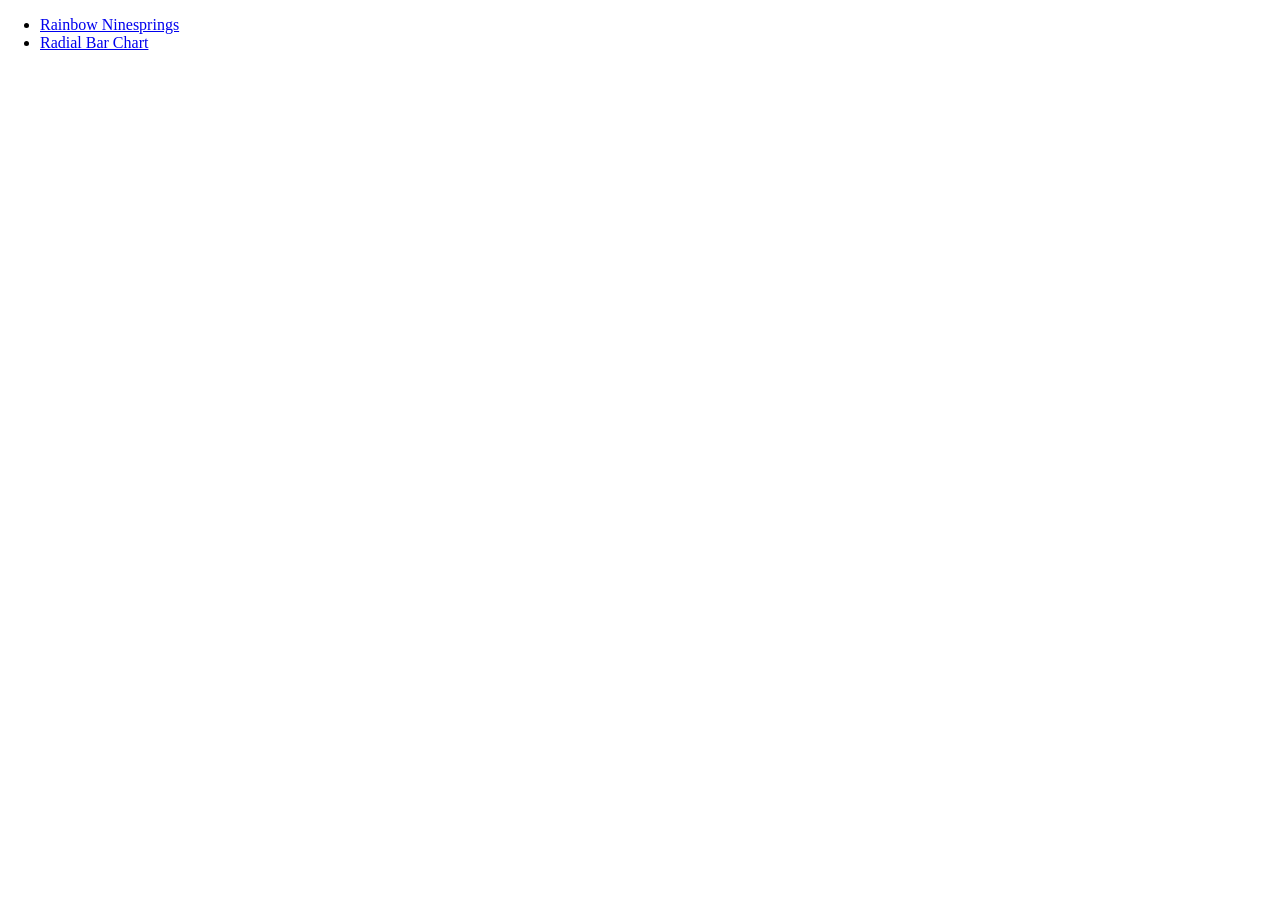
<file: index.html>
<!DOCTYPE html>
<html lang="en">
  <head>
    <meta charset="utf-8" />
    <meta name="viewport" content="width=device-width, initial-scale=1.0">

    <title>Sketch</title>

    <link rel="stylesheet" type="text/css" href="style.css">
  </head>

  <body>
    <nav>
      <ul>
        <li>
          <a href="./sketches/rainbow_ninesprings/index.html">
            Rainbow Ninesprings
          </a>
        </li>
        <li>
          <a href="./sketches/radial_bar_chart/index.html">
            Radial Bar Chart
          </a>
        </li>
      </ul>
    </nav>
  </body>
</html>
</file>
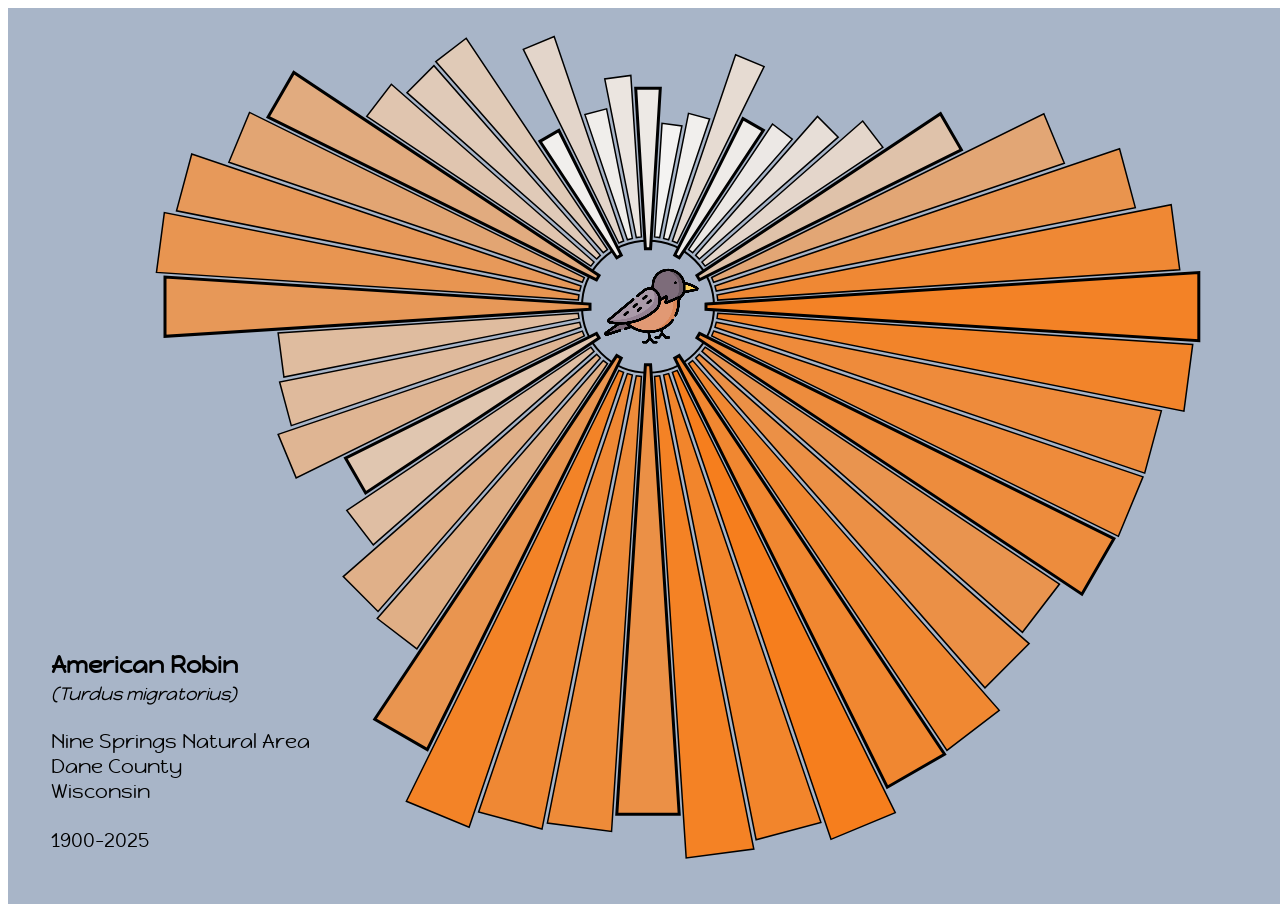
<file: sketches/radial_bar_chart/index.html>
<!DOCTYPE html>
<html lang="en">
  <head>
    <meta charset="UTF-8" />
    <meta name="viewport" content="width=device-width, initial-scale=1.0" />
    <title>Radial bar chart</title>
    <link rel="preconnect" href="https://fonts.googleapis.com">
    <link rel="preconnect" href="https://fonts.gstatic.com" crossorigin>
    <link href="https://fonts.googleapis.com/css2?family=Happy+Monkey&display=swap" rel="stylesheet">
    <link rel="stylesheet" href="./style.css">
    <script src="../../libraries/p5.min.js"></script>
    <script src="../../libraries/p5.sound.min.js"></script>
    <script src="./index.js"></script>
  </head>
  <body>
    <main></main>
  </body>
</html>
</file>
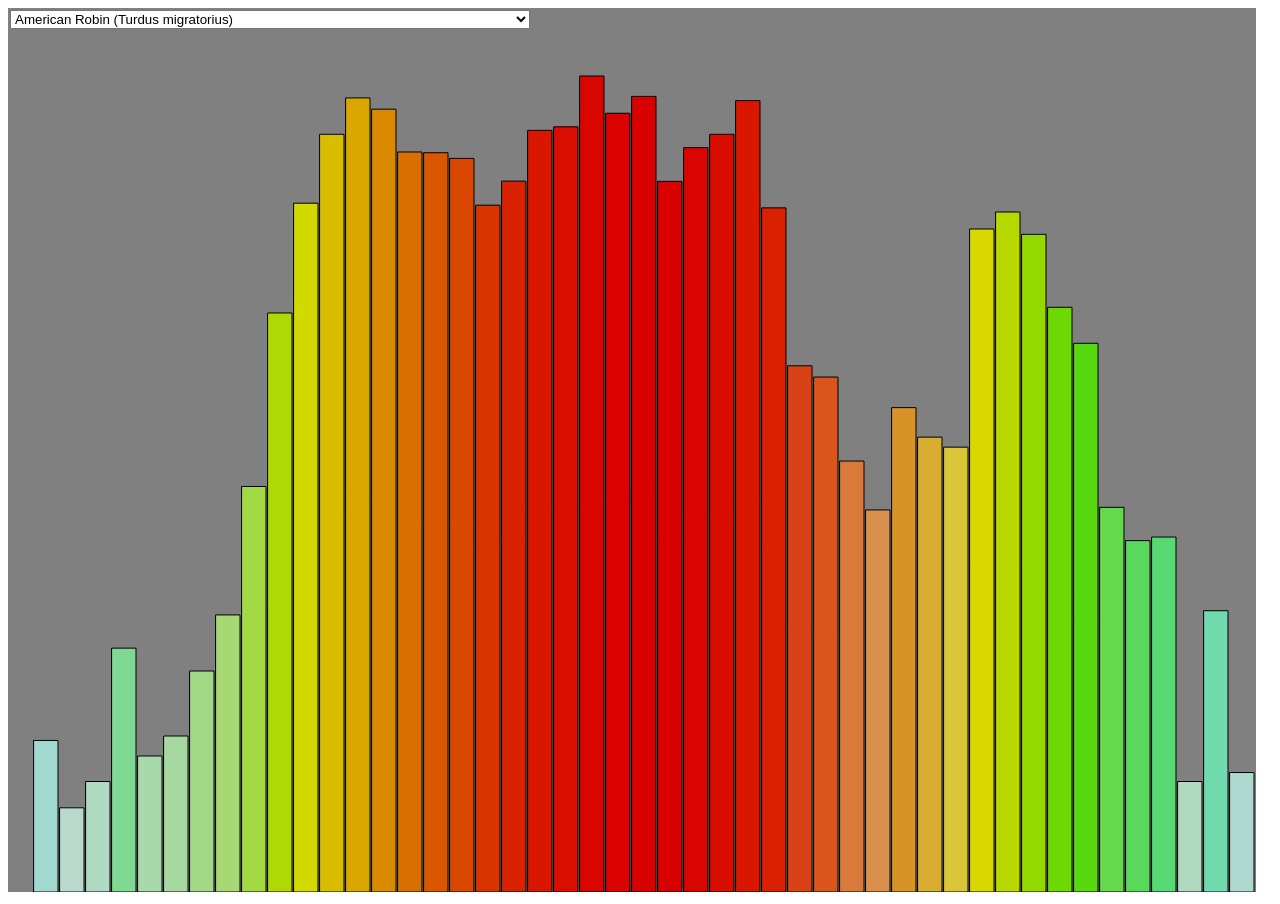
<file: sketches/rainbow_ninesprings/index.html>
<!DOCTYPE html>
<html lang="en">
  <head>
    <meta charset="UTF-8" />
    <meta name="viewport" content="width=device-width, initial-scale=1.0" />
    <title>Rainbow Ninesprings</title>

    <script src="../../libraries/p5.min.js"></script>
    <script src="../../libraries/p5.sound.min.js"></script>
    <script src="./index.js"></script>
  </head>
  <body>
    <main></main>
  </body>
</html>
</file>
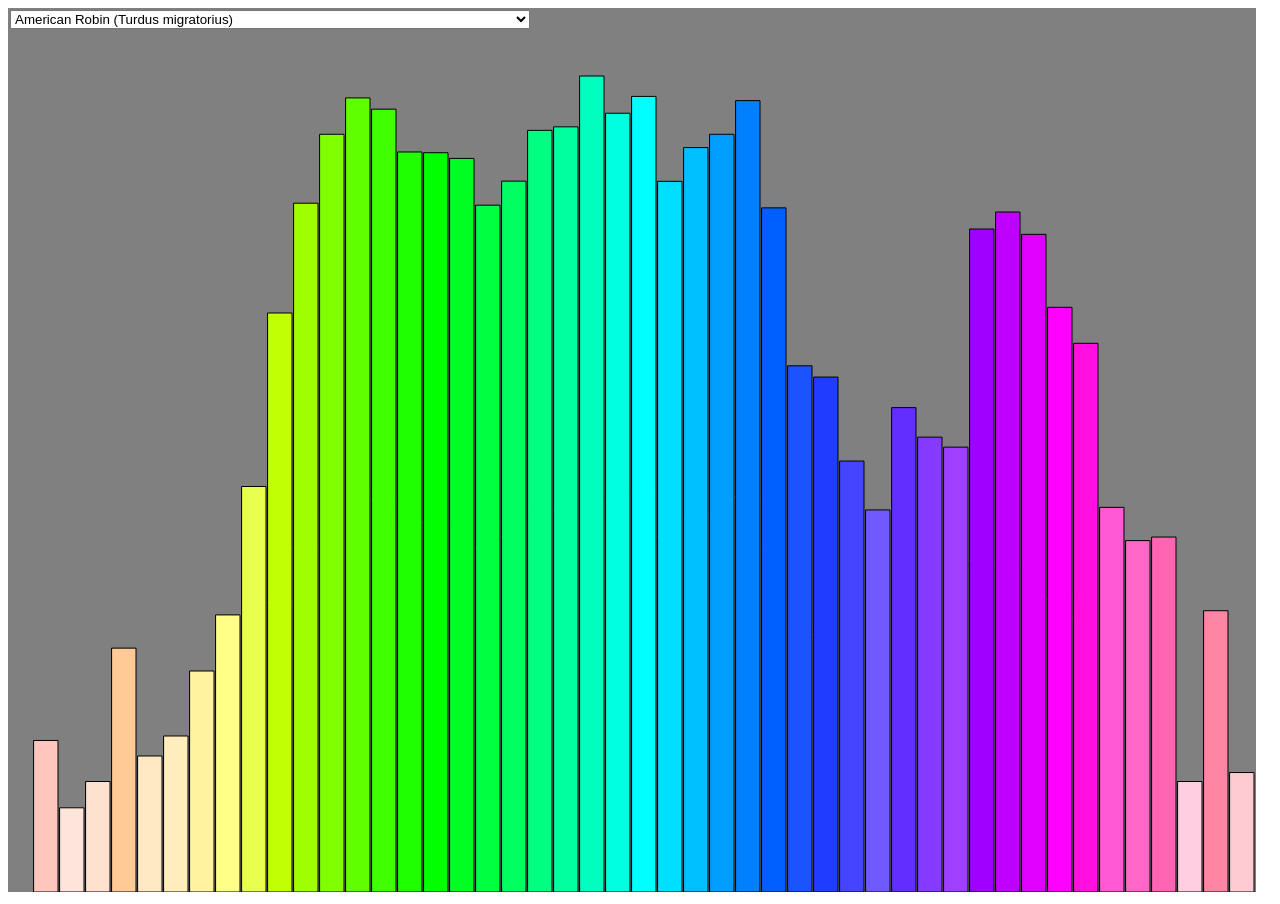
<file: rainbow_ninesprings.html>
<!DOCTYPE html>
<html lang="en">
  <head>
    <meta charset="UTF-8" />
    <meta name="viewport" content="width=device-width, initial-scale=1.0" />
    <title>Rainbow Ninesprings</title>

    <script src="libraries/p5.min.js"></script>
    <script src="libraries/p5.sound.min.js"></script>
  </head>
  <body>
    <script src="./sketch.js"></script>
  </body>
</html>
</file>
<file: style.css>
html,
body {
  margin: 0;
  padding: 0;
}

canvas {
  display: block;
}
</file>
<file: sketches/radial_bar_chart/style.css>
p {
  padding: 0;
  margin: 0;
}

#metadata_div {
  width: auto;
  display: flex;
  flex-direction: column;
  gap: 1.5rem;

  font-family: 'Happy Monkey';
  font-size: 20px;
}

.name-wrapper{
  display: flex;
  flex-direction: column;
  gap: 2px;
}

.bird-name-common {
  font-size: 24px;
  font-weight: bold;
}

.bird-name-scientific {
  font-style: italic;
  font-size: 18px;
}

.location-wrapper {
  display: flex;
  flex-direction: column;
}

.year-span {
}
</file>
